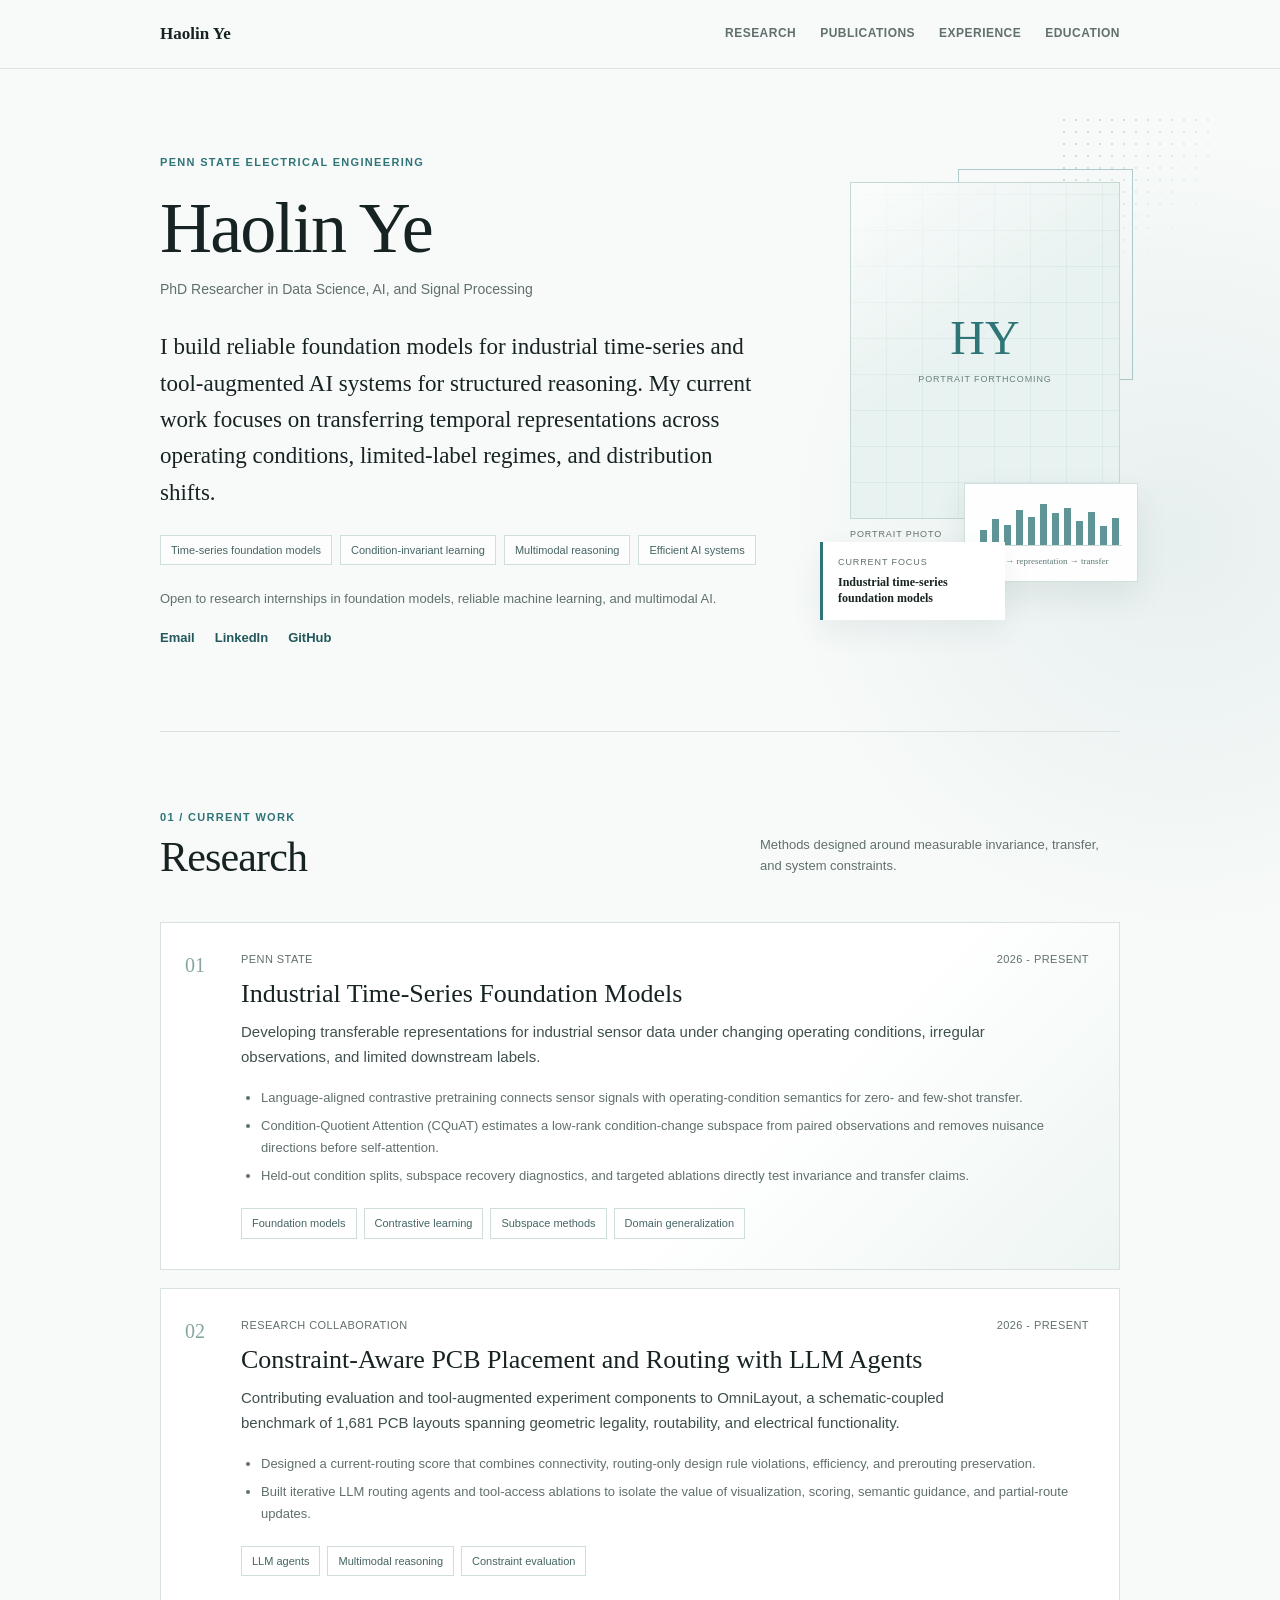
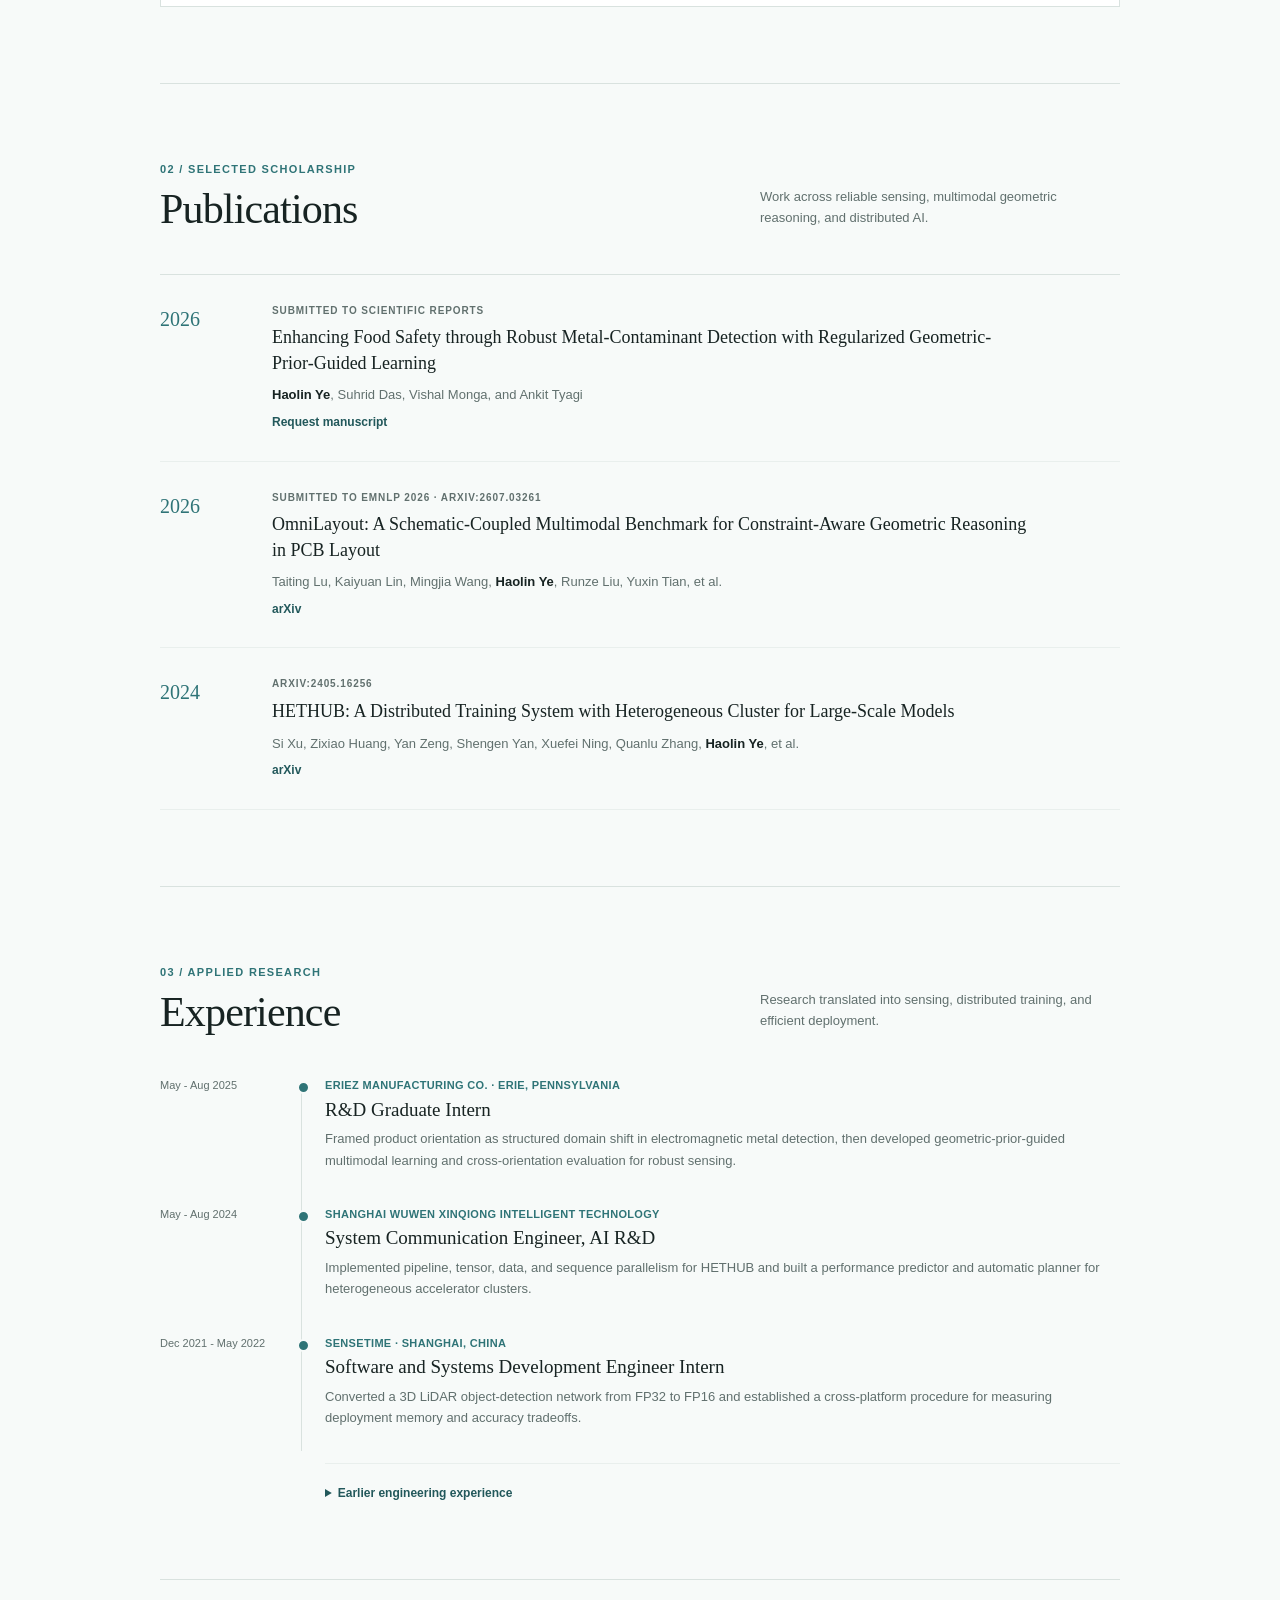
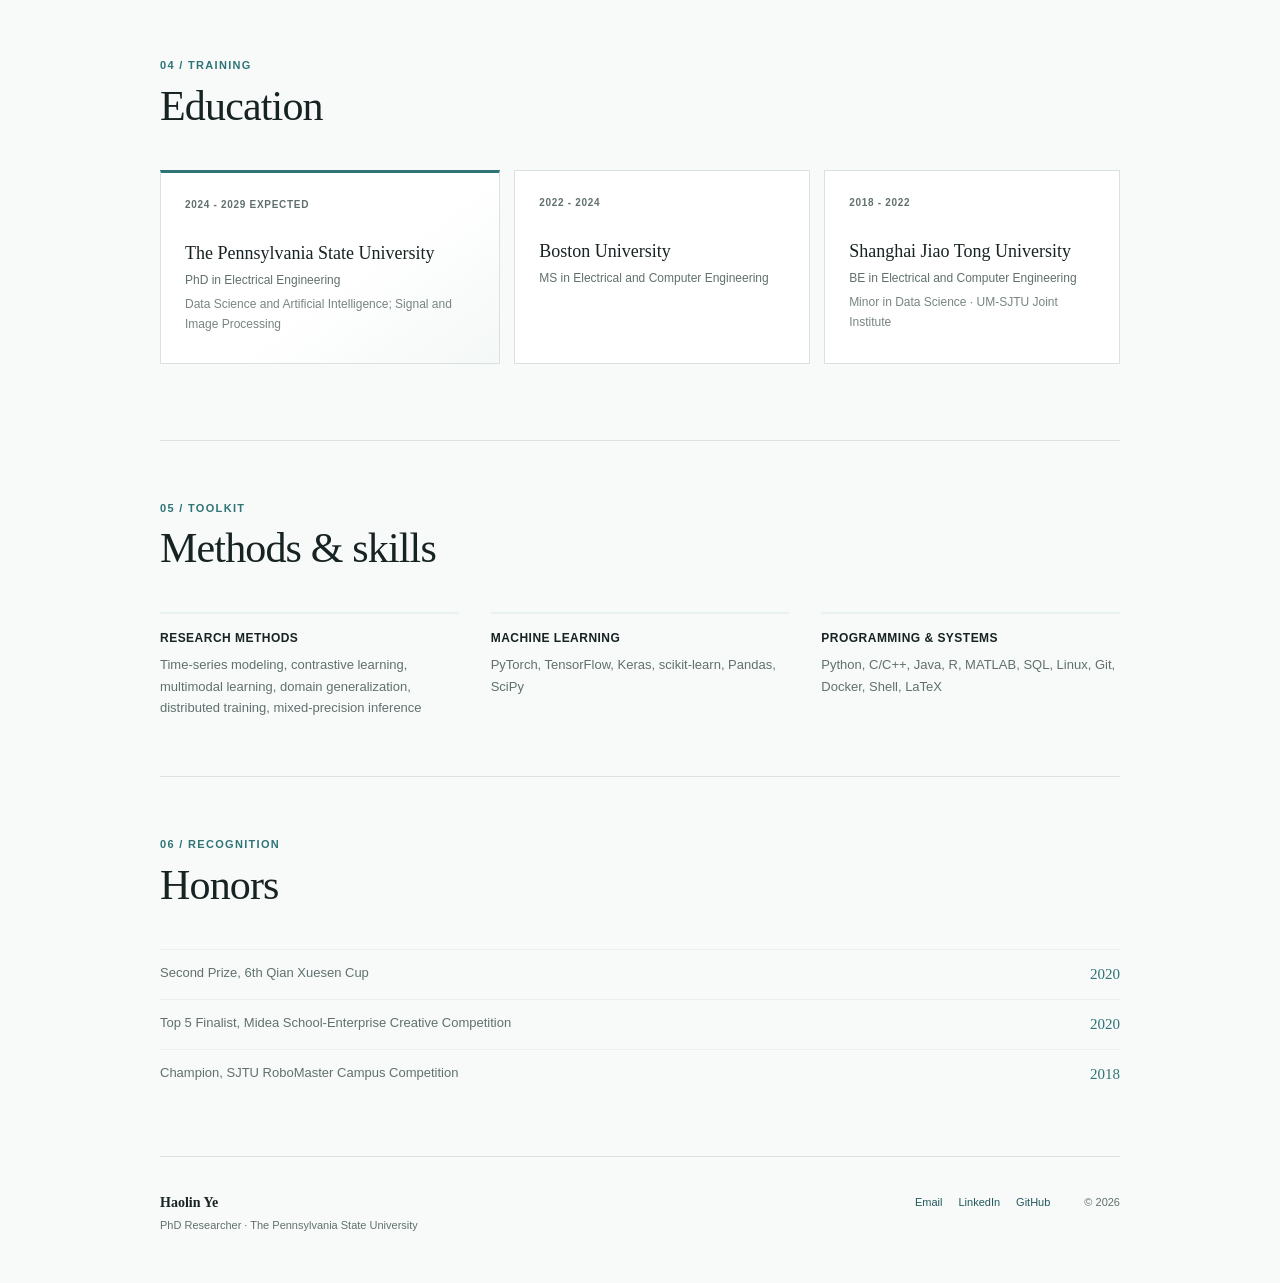
<file: index.html>
<!doctype html>
<html lang="en">
  <head>
    <meta charset="utf-8" />
    <meta name="viewport" content="width=device-width, initial-scale=1" />
    <meta name="theme-color" content="#f7faf9" />
    <meta
      name="description"
      content="Haolin Ye is a PhD researcher at Penn State working on industrial time-series foundation models, condition-invariant learning, multimodal reasoning, and efficient AI systems."
    />
    <meta property="og:title" content="Haolin Ye | PhD Researcher" />
    <meta
      property="og:description"
      content="Research in industrial time-series foundation models, reliable representation learning, and multimodal AI systems."
    />
    <meta property="og:type" content="website" />
    <meta property="og:url" content="https://leaf-hl.github.io/" />
    <link rel="canonical" href="https://leaf-hl.github.io/" />
    <link rel="stylesheet" href="styles.css" />
    <title>Haolin Ye | PhD Researcher</title>
  </head>
  <body>
    <a class="skip-link" href="#main">Skip to content</a>

    <header class="site-header">
      <div class="header-inner">
        <a class="site-name" href="#top" aria-label="Haolin Ye, home">Haolin Ye</a>
        <nav aria-label="Primary navigation">
          <a href="#research">Research</a>
          <a href="#publications">Publications</a>
          <a href="#experience">Experience</a>
          <a href="#education">Education</a>
        </nav>
      </div>
    </header>

    <main id="main">
      <section class="hero" id="top">
        <div class="hero-copy">
          <p class="eyebrow">Penn State Electrical Engineering</p>
          <h1>Haolin Ye</h1>
          <p class="role">PhD Researcher in Data Science, AI, and Signal Processing</p>
          <p class="lede">
            I build reliable foundation models for industrial time-series and tool-augmented AI
            systems for structured reasoning. My current work focuses on transferring temporal
            representations across operating conditions, limited-label regimes, and distribution
            shifts.
          </p>
          <ul class="focus-list" aria-label="Research interests">
            <li>Time-series foundation models</li>
            <li>Condition-invariant learning</li>
            <li>Multimodal reasoning</li>
            <li>Efficient AI systems</li>
          </ul>
          <p class="availability">
            Open to research internships in foundation models, reliable machine learning, and
            multimodal AI.
          </p>
          <p class="profile-links" aria-label="Contact and profiles">
            <a href="mailto:leafhaolin@gmail.com">Email</a>
            <a href="https://www.linkedin.com/in/haolin-ye-6b43791b0/" target="_blank" rel="noreferrer">LinkedIn</a>
            <a href="https://github.com/Leaf-hl" target="_blank" rel="noreferrer">GitHub</a>
          </p>
        </div>

        <aside class="hero-visual" aria-label="Portrait placeholder and research focus">
          <figure class="portrait-card">
            <!-- Add a portrait at assets/haolin-ye.jpg, then replace this placeholder with an img element. -->
            <div class="portrait-placeholder" role="img" aria-label="Portrait photo placeholder">
              <span class="portrait-monogram" aria-hidden="true">HY</span>
              <span class="portrait-label">Portrait forthcoming</span>
            </div>
            <figcaption>Portrait photo</figcaption>
          </figure>

          <div class="signal-panel" aria-hidden="true">
            <div class="signal-bars">
              <span style="--bar-height: 32%"></span>
              <span style="--bar-height: 56%"></span>
              <span style="--bar-height: 44%"></span>
              <span style="--bar-height: 76%"></span>
              <span style="--bar-height: 61%"></span>
              <span style="--bar-height: 88%"></span>
              <span style="--bar-height: 68%"></span>
              <span style="--bar-height: 79%"></span>
              <span style="--bar-height: 52%"></span>
              <span style="--bar-height: 70%"></span>
              <span style="--bar-height: 42%"></span>
              <span style="--bar-height: 59%"></span>
            </div>
            <p>Signal &rarr; representation &rarr; transfer</p>
          </div>

          <div class="focus-note">
            <span>Current focus</span>
            <strong>Industrial time-series foundation models</strong>
          </div>
        </aside>
      </section>

      <section class="section" id="research">
        <div class="section-heading">
          <div>
            <p class="section-index">01 / Current work</p>
            <h2>Research</h2>
          </div>
          <p>Methods designed around measurable invariance, transfer, and system constraints.</p>
        </div>

        <article class="research-card research-card-primary">
          <div class="research-number" aria-hidden="true">01</div>
          <div class="research-content">
            <div class="research-meta">
              <span>Penn State</span>
              <span>2026 - Present</span>
            </div>
            <h3>Industrial Time-Series Foundation Models</h3>
            <p class="research-summary">
              Developing transferable representations for industrial sensor data under changing
              operating conditions, irregular observations, and limited downstream labels.
            </p>
            <ul class="research-details">
              <li>
                Language-aligned contrastive pretraining connects sensor signals with
                operating-condition semantics for zero- and few-shot transfer.
              </li>
              <li>
                Condition-Quotient Attention (CQuAT) estimates a low-rank condition-change
                subspace from paired observations and removes nuisance directions before
                self-attention.
              </li>
              <li>
                Held-out condition splits, subspace recovery diagnostics, and targeted ablations
                directly test invariance and transfer claims.
              </li>
            </ul>
            <div class="method-tags" aria-label="Methods">
              <span>Foundation models</span>
              <span>Contrastive learning</span>
              <span>Subspace methods</span>
              <span>Domain generalization</span>
            </div>
          </div>
        </article>

        <article class="research-card">
          <div class="research-number" aria-hidden="true">02</div>
          <div class="research-content">
            <div class="research-meta">
              <span>Research collaboration</span>
              <span>2026 - Present</span>
            </div>
            <h3>Constraint-Aware PCB Placement and Routing with LLM Agents</h3>
            <p class="research-summary">
              Contributing evaluation and tool-augmented experiment components to OmniLayout, a
              schematic-coupled benchmark of 1,681 PCB layouts spanning geometric legality,
              routability, and electrical functionality.
            </p>
            <ul class="research-details">
              <li>
                Designed a current-routing score that combines connectivity, routing-only design
                rule violations, efficiency, and prerouting preservation.
              </li>
              <li>
                Built iterative LLM routing agents and tool-access ablations to isolate the value
                of visualization, scoring, semantic guidance, and partial-route updates.
              </li>
            </ul>
            <div class="method-tags" aria-label="Methods">
              <span>LLM agents</span>
              <span>Multimodal reasoning</span>
              <span>Constraint evaluation</span>
            </div>
          </div>
        </article>
      </section>

      <section class="section" id="publications">
        <div class="section-heading">
          <div>
            <p class="section-index">02 / Selected scholarship</p>
            <h2>Publications</h2>
          </div>
          <p>Work across reliable sensing, multimodal geometric reasoning, and distributed AI.</p>
        </div>

        <div class="publication-list">
          <article class="publication">
            <div class="publication-year">2026</div>
            <div>
              <p class="publication-status">Submitted to Scientific Reports</p>
              <h3>
                Enhancing Food Safety through Robust Metal-Contaminant Detection with Regularized
                Geometric-Prior-Guided Learning
              </h3>
              <p class="authors">
                <strong>Haolin Ye</strong>, Suhrid Das, Vishal Monga, and Ankit Tyagi
              </p>
              <p class="paper-links">
                <a href="mailto:leafhaolin@gmail.com?subject=Paper%20request%3A%20metal-contaminant%20detection">
                  Request manuscript
                </a>
              </p>
            </div>
          </article>

          <article class="publication">
            <div class="publication-year">2026</div>
            <div>
              <p class="publication-status">Submitted to EMNLP 2026 &middot; arXiv:2607.03261</p>
              <h3>
                OmniLayout: A Schematic-Coupled Multimodal Benchmark for Constraint-Aware
                Geometric Reasoning in PCB Layout
              </h3>
              <p class="authors">
                Taiting Lu, Kaiyuan Lin, Mingjia Wang, <strong>Haolin Ye</strong>, Runze Liu,
                Yuxin Tian, et al.
              </p>
              <p class="paper-links">
                <a href="https://arxiv.org/abs/2607.03261" target="_blank" rel="noreferrer">arXiv</a>
              </p>
            </div>
          </article>

          <article class="publication">
            <div class="publication-year">2024</div>
            <div>
              <p class="publication-status">arXiv:2405.16256</p>
              <h3>
                HETHUB: A Distributed Training System with Heterogeneous Cluster for Large-Scale
                Models
              </h3>
              <p class="authors">
                Si Xu, Zixiao Huang, Yan Zeng, Shengen Yan, Xuefei Ning, Quanlu Zhang,
                <strong>Haolin Ye</strong>, et al.
              </p>
              <p class="paper-links">
                <a href="https://arxiv.org/abs/2405.16256" target="_blank" rel="noreferrer">arXiv</a>
              </p>
            </div>
          </article>
        </div>
      </section>

      <section class="section" id="experience">
        <div class="section-heading">
          <div>
            <p class="section-index">03 / Applied research</p>
            <h2>Experience</h2>
          </div>
          <p>Research translated into sensing, distributed training, and efficient deployment.</p>
        </div>

        <div class="timeline">
          <article class="timeline-entry">
            <div class="timeline-date">May - Aug 2025</div>
            <div>
              <p class="organization">Eriez Manufacturing Co. &middot; Erie, Pennsylvania</p>
              <h3>R&amp;D Graduate Intern</h3>
              <p>
                Framed product orientation as structured domain shift in electromagnetic metal
                detection, then developed geometric-prior-guided multimodal learning and
                cross-orientation evaluation for robust sensing.
              </p>
            </div>
          </article>

          <article class="timeline-entry">
            <div class="timeline-date">May - Aug 2024</div>
            <div>
              <p class="organization">Shanghai Wuwen Xinqiong Intelligent Technology</p>
              <h3>System Communication Engineer, AI R&amp;D</h3>
              <p>
                Implemented pipeline, tensor, data, and sequence parallelism for HETHUB and built
                a performance predictor and automatic planner for heterogeneous accelerator
                clusters.
              </p>
            </div>
          </article>

          <article class="timeline-entry">
            <div class="timeline-date">Dec 2021 - May 2022</div>
            <div>
              <p class="organization">SenseTime &middot; Shanghai, China</p>
              <h3>Software and Systems Development Engineer Intern</h3>
              <p>
                Converted a 3D LiDAR object-detection network from FP32 to FP16 and established a
                cross-platform procedure for measuring deployment memory and accuracy tradeoffs.
              </p>
            </div>
          </article>
        </div>

        <details class="earlier-experience">
          <summary>Earlier engineering experience</summary>
          <div class="earlier-grid">
            <article>
              <p class="organization">Shanghai Taize Semiconductor &middot; 2021</p>
              <h3>Chip Research Intern</h3>
              <p>Led C implementations of ResNet-18 and Inception-v3 optimization for FPGA deployment.</p>
            </article>
            <article>
              <p class="organization">Shanghai IC R&amp;D Center &middot; 2021</p>
              <h3>AI Research Intern</h3>
              <p>Developed FCN- and U-Net-based pipelines for semiconductor edge-quality inspection.</p>
            </article>
          </div>
        </details>
      </section>

      <section class="section" id="education">
        <div class="section-heading">
          <div>
            <p class="section-index">04 / Training</p>
            <h2>Education</h2>
          </div>
        </div>

        <div class="education-grid">
          <article class="education-card education-card-primary">
            <p class="education-years">2024 - 2029 expected</p>
            <h3>The Pennsylvania State University</h3>
            <p>PhD in Electrical Engineering</p>
            <p class="education-detail">
              Data Science and Artificial Intelligence; Signal and Image Processing
            </p>
          </article>
          <article class="education-card">
            <p class="education-years">2022 - 2024</p>
            <h3>Boston University</h3>
            <p>MS in Electrical and Computer Engineering</p>
          </article>
          <article class="education-card">
            <p class="education-years">2018 - 2022</p>
            <h3>Shanghai Jiao Tong University</h3>
            <p>BE in Electrical and Computer Engineering</p>
            <p class="education-detail">Minor in Data Science &middot; UM-SJTU Joint Institute</p>
          </article>
        </div>
      </section>

      <section class="section section-compact" id="skills">
        <div class="section-heading">
          <div>
            <p class="section-index">05 / Toolkit</p>
            <h2>Methods &amp; skills</h2>
          </div>
        </div>

        <div class="skills-grid">
          <div>
            <h3>Research methods</h3>
            <p>
              Time-series modeling, contrastive learning, multimodal learning, domain
              generalization, distributed training, mixed-precision inference
            </p>
          </div>
          <div>
            <h3>Machine learning</h3>
            <p>PyTorch, TensorFlow, Keras, scikit-learn, Pandas, SciPy</p>
          </div>
          <div>
            <h3>Programming &amp; systems</h3>
            <p>Python, C/C++, Java, R, MATLAB, SQL, Linux, Git, Docker, Shell, LaTeX</p>
          </div>
        </div>
      </section>

      <section class="section section-compact" id="honors">
        <div class="section-heading">
          <div>
            <p class="section-index">06 / Recognition</p>
            <h2>Honors</h2>
          </div>
        </div>
        <ul class="honors-list">
          <li><span>Second Prize, 6th Qian Xuesen Cup</span><time datetime="2020">2020</time></li>
          <li><span>Top 5 Finalist, Midea School-Enterprise Creative Competition</span><time datetime="2020">2020</time></li>
          <li><span>Champion, SJTU RoboMaster Campus Competition</span><time datetime="2018">2018</time></li>
        </ul>
      </section>
    </main>

    <footer class="site-footer">
      <div>
        <strong>Haolin Ye</strong>
        <p>PhD Researcher &middot; The Pennsylvania State University</p>
      </div>
      <p class="footer-links">
        <a href="mailto:leafhaolin@gmail.com">Email</a>
        <a href="https://www.linkedin.com/in/haolin-ye-6b43791b0/" target="_blank" rel="noreferrer">LinkedIn</a>
        <a href="https://github.com/Leaf-hl" target="_blank" rel="noreferrer">GitHub</a>
      </p>
      <p>&copy; <span id="current-year">2026</span></p>
    </footer>

    <script src="script.js"></script>
  </body>
</html>
</file>
<file: styles.css>
:root {
  --ink: #172322;
  --muted: #61706e;
  --accent: #2f7477;
  --accent-dark: #22585b;
  --accent-soft: #e8f2f0;
  --accent-pale: #f4f8f7;
  --line: #d9e2df;
  --line-light: #e9efed;
  --paper: #ffffff;
  --canvas: #f7faf9;
  --serif: Georgia, "Times New Roman", serif;
  --sans: -apple-system, BlinkMacSystemFont, "Segoe UI", Arial, sans-serif;
  --page-width: 960px;
}

* {
  box-sizing: border-box;
}

html {
  scroll-behavior: smooth;
  scroll-padding-top: 88px;
}

body {
  margin: 0;
  color: var(--ink);
  background:
    radial-gradient(circle at 92% 12%, rgba(47, 116, 119, 0.08), transparent 25rem),
    var(--canvas);
  font-family: var(--sans);
  font-size: 15px;
  line-height: 1.65;
  -webkit-font-smoothing: antialiased;
}

body::before {
  position: absolute;
  top: 114px;
  right: max(18px, calc((100vw - var(--page-width)) / 2 - 92px));
  width: 154px;
  height: 154px;
  z-index: -1;
  background-image: radial-gradient(circle, rgba(47, 116, 119, 0.22) 1px, transparent 1.5px);
  background-size: 12px 12px;
  content: "";
  -webkit-mask-image: linear-gradient(135deg, #000 18%, transparent 82%);
  mask-image: linear-gradient(135deg, #000 18%, transparent 82%);
}

a {
  color: var(--accent-dark);
  text-decoration: none;
  text-underline-offset: 3px;
}

a:hover,
a:focus-visible {
  text-decoration: underline;
}

a:focus-visible,
summary:focus-visible {
  outline: 2px solid var(--accent);
  outline-offset: 4px;
}

p {
  margin: 0 0 1rem;
}

h1,
h2,
h3 {
  margin-top: 0;
  color: var(--ink);
  line-height: 1.25;
}

.skip-link {
  position: fixed;
  top: 8px;
  left: 8px;
  z-index: 100;
  padding: 8px 12px;
  color: #ffffff;
  background: var(--ink);
  transform: translateY(-160%);
}

.skip-link:focus {
  transform: translateY(0);
}

.site-header {
  position: sticky;
  top: 0;
  z-index: 20;
  border-bottom: 1px solid rgba(217, 226, 223, 0.88);
  background: rgba(247, 250, 249, 0.92);
  -webkit-backdrop-filter: blur(12px);
  backdrop-filter: blur(12px);
}

.header-inner,
main,
.site-footer {
  width: min(var(--page-width), calc(100% - 44px));
  margin-inline: auto;
}

.header-inner {
  min-height: 68px;
  display: flex;
  align-items: center;
  justify-content: space-between;
  gap: 28px;
}

.site-name {
  color: var(--ink);
  font-family: var(--serif);
  font-size: 17px;
  font-weight: 700;
}

.site-name:hover {
  text-decoration: none;
}

nav {
  display: flex;
  flex-wrap: wrap;
  gap: 24px;
}

nav a {
  color: var(--muted);
  font-size: 12px;
  font-weight: 650;
  letter-spacing: 0.04em;
  text-transform: uppercase;
}

.hero {
  min-height: 650px;
  display: grid;
  grid-template-columns: minmax(0, 1fr) 270px;
  gap: 76px;
  align-items: center;
  padding: 84px 0 82px;
}

.hero-copy {
  max-width: 620px;
}

.eyebrow,
.section-index {
  margin-bottom: 12px;
  color: var(--accent);
  font-size: 11px;
  font-weight: 700;
  letter-spacing: 0.12em;
  text-transform: uppercase;
}

h1 {
  margin-bottom: 5px;
  font-family: var(--serif);
  font-size: clamp(48px, 7vw, 72px);
  font-weight: 500;
  letter-spacing: -0.025em;
}

.role {
  margin-bottom: 28px;
  color: var(--muted);
  font-size: 14px;
}

.lede {
  max-width: 610px;
  margin-bottom: 24px;
  font-family: var(--serif);
  font-size: clamp(19px, 2.6vw, 23px);
  line-height: 1.58;
}

.focus-list {
  display: flex;
  flex-wrap: wrap;
  gap: 8px;
  margin: 0 0 23px;
  padding: 0;
  list-style: none;
}

.focus-list li,
.method-tags span {
  padding: 5px 10px;
  border: 1px solid #cddedb;
  color: #456563;
  background: rgba(255, 255, 255, 0.72);
  font-size: 11px;
}

.availability {
  max-width: 570px;
  margin-bottom: 18px;
  color: var(--muted);
  font-size: 13px;
}

.profile-links {
  display: flex;
  flex-wrap: wrap;
  gap: 20px;
  margin: 0;
  font-size: 13px;
  font-weight: 650;
}

.hero-visual {
  position: relative;
  width: 100%;
  padding-bottom: 78px;
}

.portrait-card {
  position: relative;
  margin: 0;
}

.portrait-card::before {
  position: absolute;
  top: -13px;
  right: -13px;
  width: 64%;
  height: 58%;
  z-index: -1;
  border: 1px solid rgba(47, 116, 119, 0.36);
  content: "";
}

.portrait-placeholder,
.portrait-card img {
  width: 100%;
  aspect-ratio: 4 / 5;
  display: flex;
  align-items: center;
  justify-content: center;
  object-fit: cover;
  border: 1px solid #c6d8d4;
  background:
    linear-gradient(145deg, rgba(255, 255, 255, 0.82), transparent 47%),
    repeating-linear-gradient(90deg, transparent 0 35px, rgba(47, 116, 119, 0.07) 35px 36px),
    repeating-linear-gradient(0deg, transparent 0 35px, rgba(47, 116, 119, 0.07) 35px 36px),
    var(--accent-soft);
}

.portrait-placeholder {
  flex-direction: column;
  gap: 10px;
  color: var(--accent);
}

.portrait-monogram {
  font-family: var(--serif);
  font-size: 48px;
  line-height: 1;
}

.portrait-label {
  color: #66817e;
  font-size: 9px;
  letter-spacing: 0.1em;
  text-transform: uppercase;
}

.portrait-card figcaption {
  margin-top: 8px;
  color: var(--muted);
  font-size: 9px;
  letter-spacing: 0.1em;
  text-transform: uppercase;
}

.signal-panel {
  position: absolute;
  right: -18px;
  bottom: 38px;
  width: 174px;
  padding: 14px 15px 12px;
  border: 1px solid #d2e0dd;
  background: rgba(255, 255, 255, 0.96);
  box-shadow: 0 14px 34px rgba(27, 66, 66, 0.09);
}

.signal-bars {
  height: 48px;
  display: flex;
  align-items: flex-end;
  gap: 5px;
  border-bottom: 1px solid #c8d8d5;
}

.signal-bars span {
  width: 7px;
  height: var(--bar-height);
  min-height: 5px;
  display: block;
  background: var(--accent);
  opacity: 0.76;
}

.signal-panel p {
  margin: 8px 0 0;
  color: #5c7875;
  font-family: var(--serif);
  font-size: 9px;
}

.focus-note {
  position: absolute;
  bottom: 0;
  left: -30px;
  width: 185px;
  padding: 13px 15px;
  border-left: 3px solid var(--accent);
  background: var(--paper);
  box-shadow: 0 12px 30px rgba(27, 66, 66, 0.07);
}

.focus-note span {
  display: block;
  margin-bottom: 4px;
  color: var(--muted);
  font-size: 9px;
  letter-spacing: 0.1em;
  text-transform: uppercase;
}

.focus-note strong {
  display: block;
  font-family: var(--serif);
  font-size: 12px;
  line-height: 1.4;
}

.section {
  padding: 76px 0;
  border-top: 1px solid var(--line);
}

.section-compact {
  padding-block: 58px;
}

.section-heading {
  display: grid;
  grid-template-columns: 1fr minmax(260px, 360px);
  gap: 48px;
  align-items: end;
  margin-bottom: 38px;
}

.section-heading > p {
  margin: 0 0 7px;
  color: var(--muted);
  font-size: 13px;
}

.section-index {
  margin-bottom: 5px;
}

h2 {
  margin-bottom: 0;
  font-family: var(--serif);
  font-size: clamp(30px, 5vw, 42px);
  font-weight: 500;
  letter-spacing: -0.02em;
}

h3 {
  font-size: 16px;
  font-weight: 700;
}

.research-card {
  display: grid;
  grid-template-columns: 70px 1fr;
  border: 1px solid var(--line);
  background: var(--paper);
}

.research-card + .research-card {
  margin-top: 18px;
}

.research-card-primary {
  background: linear-gradient(135deg, #ffffff 62%, #edf5f3);
}

.research-number {
  padding: 26px 0 0 24px;
  color: #86a5a1;
  font-family: var(--serif);
  font-size: 20px;
}

.research-content {
  padding: 27px 30px 30px 10px;
}

.research-meta {
  display: flex;
  justify-content: space-between;
  gap: 20px;
  margin-bottom: 10px;
  color: var(--muted);
  font-size: 11px;
  letter-spacing: 0.04em;
  text-transform: uppercase;
}

.research-content h3 {
  margin-bottom: 10px;
  font-family: var(--serif);
  font-size: clamp(20px, 3vw, 26px);
  font-weight: 500;
}

.research-summary {
  max-width: 760px;
  color: #3f504e;
  font-size: 15px;
}

.research-details {
  margin: 17px 0 22px;
  padding-left: 20px;
  color: var(--muted);
  font-size: 13px;
}

.research-details li + li {
  margin-top: 7px;
}

.method-tags {
  display: flex;
  flex-wrap: wrap;
  gap: 7px;
}

.publication-list {
  border-top: 1px solid var(--line);
}

.publication {
  display: grid;
  grid-template-columns: 88px 1fr;
  gap: 24px;
  padding: 28px 0;
  border-bottom: 1px solid var(--line-light);
}

.publication-year {
  color: var(--accent);
  font-family: var(--serif);
  font-size: 20px;
}

.publication-status {
  margin-bottom: 6px;
  color: var(--muted);
  font-size: 10px;
  font-weight: 700;
  letter-spacing: 0.09em;
  text-transform: uppercase;
}

.publication h3 {
  max-width: 760px;
  margin-bottom: 8px;
  font-family: var(--serif);
  font-size: 18px;
  font-weight: 500;
  line-height: 1.42;
}

.authors {
  margin-bottom: 7px;
  color: var(--muted);
  font-size: 13px;
}

.authors strong {
  color: var(--ink);
}

.paper-links {
  margin: 0;
  font-size: 12px;
  font-weight: 650;
}

.timeline {
  position: relative;
}

.timeline::before {
  position: absolute;
  top: 6px;
  bottom: 12px;
  left: 141px;
  width: 1px;
  background: var(--line);
  content: "";
}

.timeline-entry {
  position: relative;
  display: grid;
  grid-template-columns: 118px 1fr;
  gap: 47px;
  padding: 0 0 34px;
}

.timeline-entry::before {
  position: absolute;
  top: 5px;
  left: 137px;
  width: 9px;
  height: 9px;
  border: 2px solid var(--canvas);
  border-radius: 50%;
  background: var(--accent);
  content: "";
}

.timeline-date {
  color: var(--muted);
  font-size: 11px;
  font-variant-numeric: tabular-nums;
}

.organization {
  margin-bottom: 3px;
  color: var(--accent);
  font-size: 11px;
  font-weight: 650;
  letter-spacing: 0.03em;
  text-transform: uppercase;
}

.timeline-entry h3 {
  margin-bottom: 7px;
  font-family: var(--serif);
  font-size: 19px;
  font-weight: 500;
}

.timeline-entry p:last-child,
.earlier-grid p:last-child {
  margin: 0;
  color: var(--muted);
  font-size: 13px;
}

.earlier-experience {
  margin-left: 165px;
  border-top: 1px solid var(--line-light);
}

.earlier-experience summary {
  width: fit-content;
  padding: 20px 0 0;
  color: var(--accent-dark);
  cursor: pointer;
  font-size: 12px;
  font-weight: 650;
}

.earlier-grid {
  display: grid;
  grid-template-columns: 1fr 1fr;
  gap: 28px;
  padding: 26px 0 0;
}

.earlier-grid h3 {
  margin-bottom: 6px;
  font-family: var(--serif);
  font-size: 16px;
  font-weight: 500;
}

.education-grid {
  display: grid;
  grid-template-columns: 1.15fr 1fr 1fr;
  gap: 14px;
}

.education-card {
  min-height: 190px;
  padding: 24px;
  border: 1px solid var(--line);
  background: var(--paper);
}

.education-card-primary {
  border-top: 3px solid var(--accent);
  background: linear-gradient(145deg, #ffffff 55%, var(--accent-pale));
}

.education-years {
  margin-bottom: 28px;
  color: var(--muted);
  font-size: 10px;
  font-weight: 650;
  letter-spacing: 0.07em;
  text-transform: uppercase;
}

.education-card h3 {
  margin-bottom: 7px;
  font-family: var(--serif);
  font-size: 18px;
  font-weight: 500;
}

.education-card > p:not(.education-years) {
  margin-bottom: 4px;
  color: var(--muted);
  font-size: 12px;
}

.education-detail {
  color: #788582 !important;
}

.skills-grid {
  display: grid;
  grid-template-columns: repeat(3, 1fr);
  gap: 32px;
}

.skills-grid > div {
  padding-top: 17px;
  border-top: 2px solid var(--accent-soft);
}

.skills-grid h3 {
  margin-bottom: 8px;
  font-size: 12px;
  letter-spacing: 0.04em;
  text-transform: uppercase;
}

.skills-grid p {
  margin: 0;
  color: var(--muted);
  font-size: 13px;
}

.honors-list {
  margin: 0;
  padding: 0;
  list-style: none;
}

.honors-list li {
  display: flex;
  justify-content: space-between;
  gap: 30px;
  padding: 12px 0;
  border-top: 1px solid var(--line-light);
  color: var(--muted);
  font-size: 13px;
}

.honors-list time {
  color: var(--accent);
  font-family: var(--serif);
  font-size: 15px;
}

.site-footer {
  display: grid;
  grid-template-columns: 1fr auto auto;
  gap: 34px;
  align-items: start;
  padding: 34px 0 48px;
  border-top: 1px solid var(--line);
  color: var(--muted);
  font-size: 11px;
}

.site-footer strong {
  color: var(--ink);
  font-family: var(--serif);
  font-size: 14px;
}

.site-footer p {
  margin: 2px 0 0;
}

.footer-links {
  display: flex;
  gap: 16px;
}

@media (max-width: 780px) {
  body::before {
    display: none;
  }

  .header-inner {
    padding: 15px 0;
    align-items: flex-start;
    flex-direction: column;
    gap: 8px;
  }

  nav {
    gap: 12px 18px;
  }

  .hero {
    min-height: 0;
    grid-template-columns: 1fr;
    gap: 54px;
    padding: 62px 0 72px;
  }

  .hero-visual {
    width: min(250px, 76vw);
    margin-left: auto;
    margin-right: 20px;
  }

  .section {
    padding: 58px 0;
  }

  .section-heading {
    grid-template-columns: 1fr;
    gap: 14px;
    margin-bottom: 30px;
  }

  .section-heading > p {
    max-width: 520px;
  }

  .education-grid,
  .skills-grid {
    grid-template-columns: 1fr;
  }

  .education-card {
    min-height: 0;
  }

  .education-years {
    margin-bottom: 16px;
  }

  .site-footer {
    grid-template-columns: 1fr;
    gap: 14px;
  }
}

@media (max-width: 560px) {
  .header-inner,
  main,
  .site-footer {
    width: min(100% - 32px, var(--page-width));
  }

  h1 {
    font-size: 48px;
  }

  .research-card {
    grid-template-columns: 1fr;
  }

  .research-number {
    padding: 20px 22px 0;
    font-size: 15px;
  }

  .research-content {
    padding: 10px 22px 24px;
  }

  .research-meta {
    align-items: flex-start;
    flex-direction: column;
    gap: 2px;
  }

  .publication {
    grid-template-columns: 1fr;
    gap: 7px;
  }

  .publication-year {
    font-size: 16px;
  }

  .timeline::before,
  .timeline-entry::before {
    display: none;
  }

  .timeline-entry {
    grid-template-columns: 1fr;
    gap: 4px;
  }

  .earlier-experience {
    margin-left: 0;
  }

  .earlier-grid {
    grid-template-columns: 1fr;
  }

  .honors-list li {
    gap: 16px;
  }

  .footer-links {
    flex-wrap: wrap;
  }
}

@media (prefers-reduced-motion: reduce) {
  html {
    scroll-behavior: auto;
  }
}
</file>
